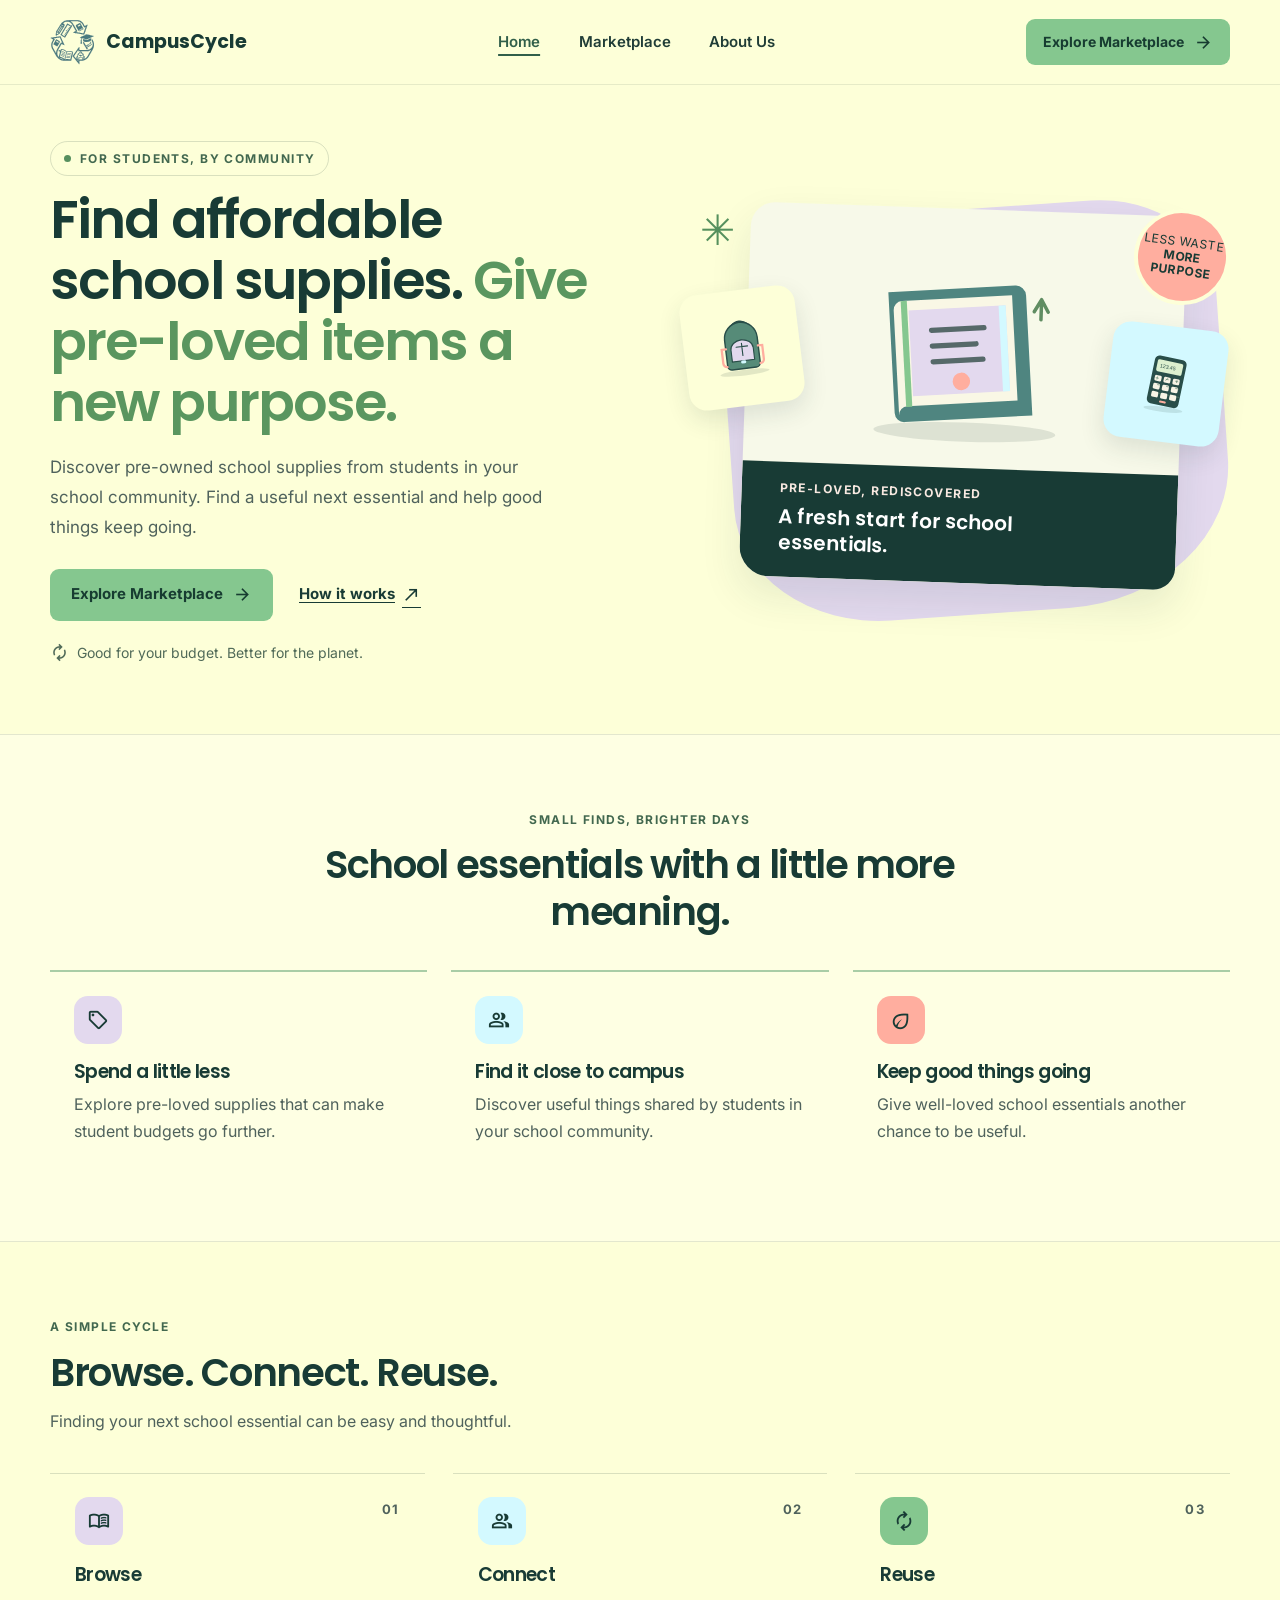
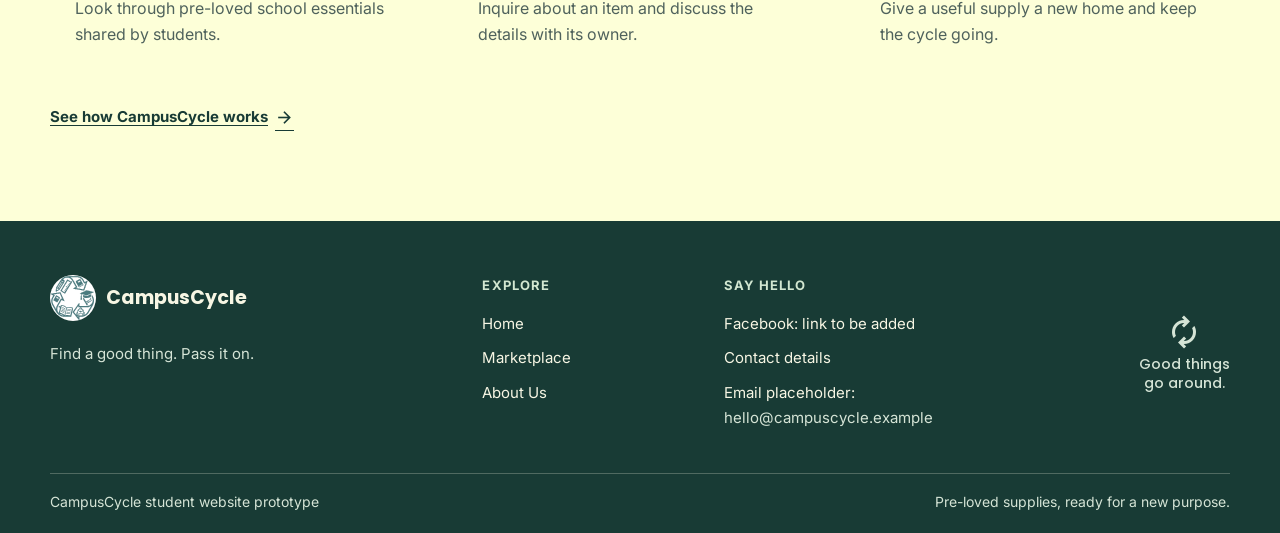
<file: index.html>
<!doctype html>
<html lang="en">
<head>
  <meta charset="utf-8">
  <meta name="viewport" content="width=device-width, initial-scale=1">
  <!-- Page metadata, title, web fonts, and the stylesheet shared by all pages. -->
  <meta name="description" content="Discover pre-loved school supplies within your student community with CampusCycle.">
  <title>CampusCycle | Find a new purpose for school supplies</title>
  <link rel="preconnect" href="https://fonts.googleapis.com">
  <link rel="preconnect" href="https://fonts.gstatic.com" crossorigin>
  <link href="https://fonts.googleapis.com/css2?family=Inter:wght@400;500;600;700&family=Poppins:wght@500;600;700&family=Material+Symbols+Outlined:opsz,wght,FILL,GRAD@20..48,400,0,0" rel="stylesheet">
  <link rel="stylesheet" href="css/styles.css">
</head>
<body>
  <a class="skip-link" href="#main-content">Skip to content</a>
  <!-- Shared branding and navigation. The current page is marked for accessibility. -->
  <header class="site-header">
    <div class="container header-inner">
      <a class="brand" href="index.html" aria-label="CampusCycle home">
        <img class="brand-mark" src="Logo.svg" alt="">
        <span>CampusCycle</span>
      </a>
      <nav class="site-nav" aria-label="Main navigation">
        <a href="index.html" aria-current="page">Home</a>
        <a href="services.html">Marketplace</a>
        <a href="about.html">About Us</a>
      </nav>
      <a class="button button-small header-cta" href="services.html">Explore Marketplace <span class="material-symbols-outlined" aria-hidden="true">arrow_forward</span></a>
    </div>
  </header>

  <!-- Home page content: introduction, benefits, and the three-step cycle. -->
  <main id="main-content">
    <!-- Main introduction with links to the marketplace and About page instructions. -->
    <section class="hero container" aria-labelledby="hero-title">
      <div class="hero-copy">
        <p class="eyebrow"><span class="eyebrow-dot" aria-hidden="true"></span> For students, by community</p>
        <h1 id="hero-title">Find affordable school supplies. <span>Give pre-loved items a new purpose.</span></h1>
        <p class="hero-description">Discover pre-owned school supplies from students in your school community. Find a useful next essential and help good things keep going.</p>
        <div class="hero-actions">
          <a class="button" href="services.html">Explore Marketplace <span class="material-symbols-outlined" aria-hidden="true">arrow_forward</span></a>
          <a class="text-link" href="about.html#how-it-works">How it works <span class="material-symbols-outlined" aria-hidden="true">north_east</span></a>
        </div>
        <p class="hero-note"><span class="material-symbols-outlined" aria-hidden="true">autorenew</span> Good for your budget. Better for the planet.</p>
      </div>

      <div class="hero-art" role="group" aria-label="A collage of illustrated school supplies">
        <div class="hero-art-backdrop" aria-hidden="true"></div>
        <div class="hero-feature-card">
          <img src="assets/images/products/math-textbook.svg" alt="Illustration of a pre-loved mathematics textbook">
          <div class="hero-feature-caption">
            <p class="eyebrow">Pre-loved, rediscovered</p>
            <p class="hero-feature-title">A fresh start for school essentials.</p>
          </div>
        </div>
        <div class="hero-floating-card hero-floating-calculator">
          <img src="assets/images/products/scientific-calculator.svg" alt="Illustration of a scientific calculator">
        </div>
        <div class="hero-floating-card hero-floating-backpack">
          <img src="assets/images/products/student-backpack.svg" alt="Illustration of a student backpack">
        </div>
        <div class="reuse-badge" aria-hidden="true"><span>Less waste</span><strong>More purpose</strong></div>
        <span class="hero-spark" aria-hidden="true">✳</span>
      </div>
    </section>

    <!-- Short reasons students may find the reuse marketplace useful. -->
    <section class="home-benefits section-space" aria-labelledby="benefits-title">
      <div class="container">
        <div class="section-heading section-heading-centered">
          <p class="eyebrow">Small finds, brighter days</p>
          <h2 id="benefits-title">School essentials with a little more meaning.</h2>
        </div>
        <div class="benefit-grid">
          <article class="benefit-card">
            <span class="icon-tile icon-tile-lavender material-symbols-outlined" aria-hidden="true">sell</span>
            <h3>Spend a little less</h3>
            <p>Explore pre-loved supplies that can make student budgets go further.</p>
          </article>
          <article class="benefit-card">
            <span class="icon-tile icon-tile-cyan material-symbols-outlined" aria-hidden="true">group</span>
            <h3>Find it close to campus</h3>
            <p>Discover useful things shared by students in your school community.</p>
          </article>
          <article class="benefit-card">
            <span class="icon-tile icon-tile-coral material-symbols-outlined" aria-hidden="true">eco</span>
            <h3>Keep good things going</h3>
            <p>Give well-loved school essentials another chance to be useful.</p>
          </article>
        </div>
      </div>
    </section>

    <!-- Summary of the Browse, Connect, and Reuse process. -->
    <section class="steps-section section-space" aria-labelledby="steps-title">
      <div class="container">
        <div class="section-heading">
          <p class="eyebrow">A simple cycle</p>
          <h2 id="steps-title">Browse. Connect. Reuse.</h2>
          <p>Finding your next school essential can be easy and thoughtful.</p>
        </div>
        <ol class="steps-grid">
          <li class="step-card">
            <span class="step-number">01</span>
            <span class="icon-tile icon-tile-lavender material-symbols-outlined" aria-hidden="true">menu_book</span>
            <h3>Browse</h3>
            <p>Look through pre-loved school essentials shared by students.</p>
          </li>
          <li class="step-card">
            <span class="step-number">02</span>
            <span class="icon-tile icon-tile-cyan material-symbols-outlined" aria-hidden="true">group</span>
            <h3>Connect</h3>
            <p>Inquire about an item and discuss the details with its owner.</p>
          </li>
          <li class="step-card">
            <span class="step-number">03</span>
            <span class="icon-tile icon-tile-green material-symbols-outlined" aria-hidden="true">autorenew</span>
            <h3>Reuse</h3>
            <p>Give a useful supply a new home and keep the cycle going.</p>
          </li>
        </ol>
        <a class="text-link steps-link" href="about.html#how-it-works">See how CampusCycle works <span class="material-symbols-outlined" aria-hidden="true">arrow_forward</span></a>
      </div>
    </section>
  </main>

  <!-- Shared footer with page links and clearly marked contact placeholders. -->
  <footer class="site-footer">
    <div class="container">
      <div class="footer-main">
        <div class="footer-brand-block">
          <a class="brand brand-inverse" href="index.html" aria-label="CampusCycle home">
            <span class="brand-mark-frame"><img class="brand-mark" src="Logo.svg" alt=""></span>
            <span>CampusCycle</span>
          </a>
          <p>Find a good thing. Pass it on.</p>
        </div>
        <div class="footer-column">
          <h2>Explore</h2>
          <a href="index.html">Home</a>
          <a href="services.html">Marketplace</a>
          <a href="about.html">About Us</a>
        </div>
        <div class="footer-column footer-contact">
          <h2>Say hello</h2>
          <p>Facebook: link to be added</p>
          <a href="about.html#contact">Contact details</a>
          <p>Email placeholder:<br><span>hello@campuscycle.example</span></p>
        </div>
        <div class="footer-cycle" aria-hidden="true">
          <span class="material-symbols-outlined">autorenew</span>
          <p>Good things<br>go around.</p>
        </div>
      </div>
      <div class="footer-bottom"><p>CampusCycle student website prototype</p><p>Pre-loved supplies, ready for a new purpose.</p></div>
    </div>
  </footer>
</body>
</html>
</file>
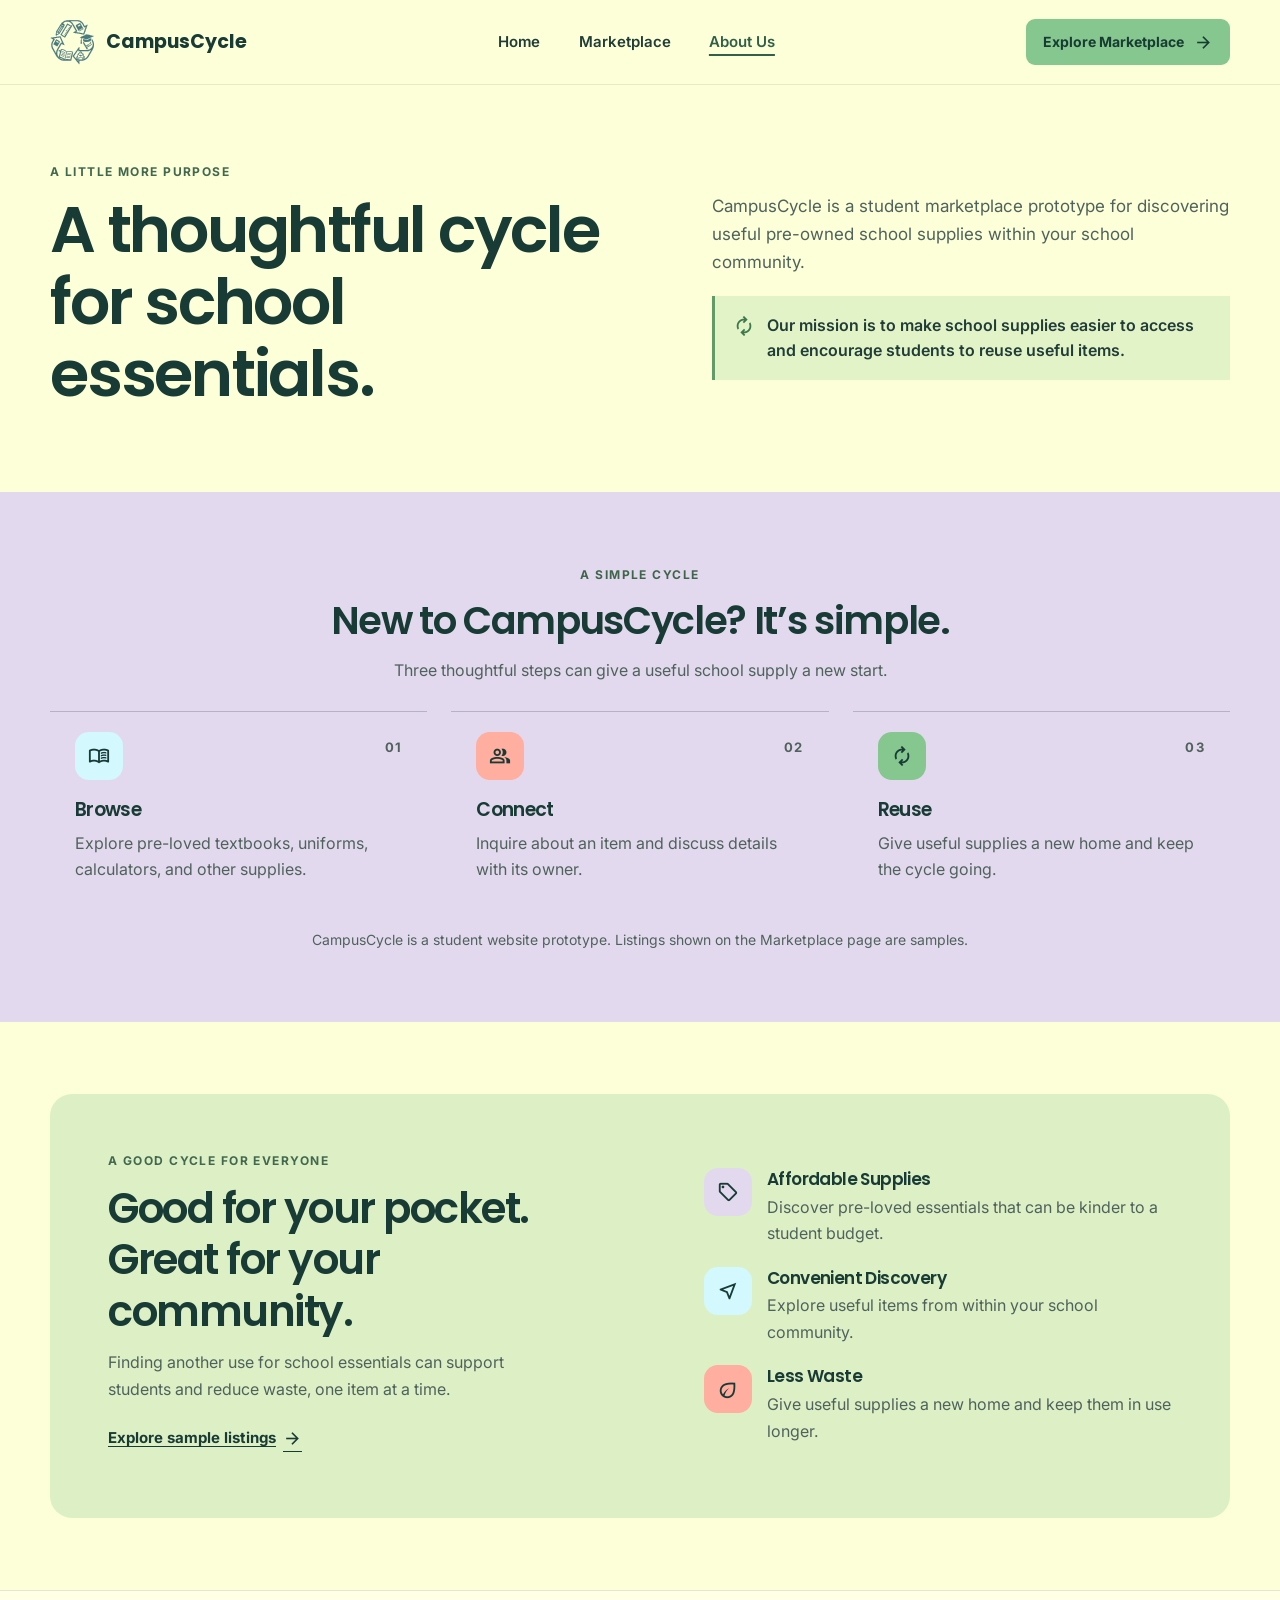
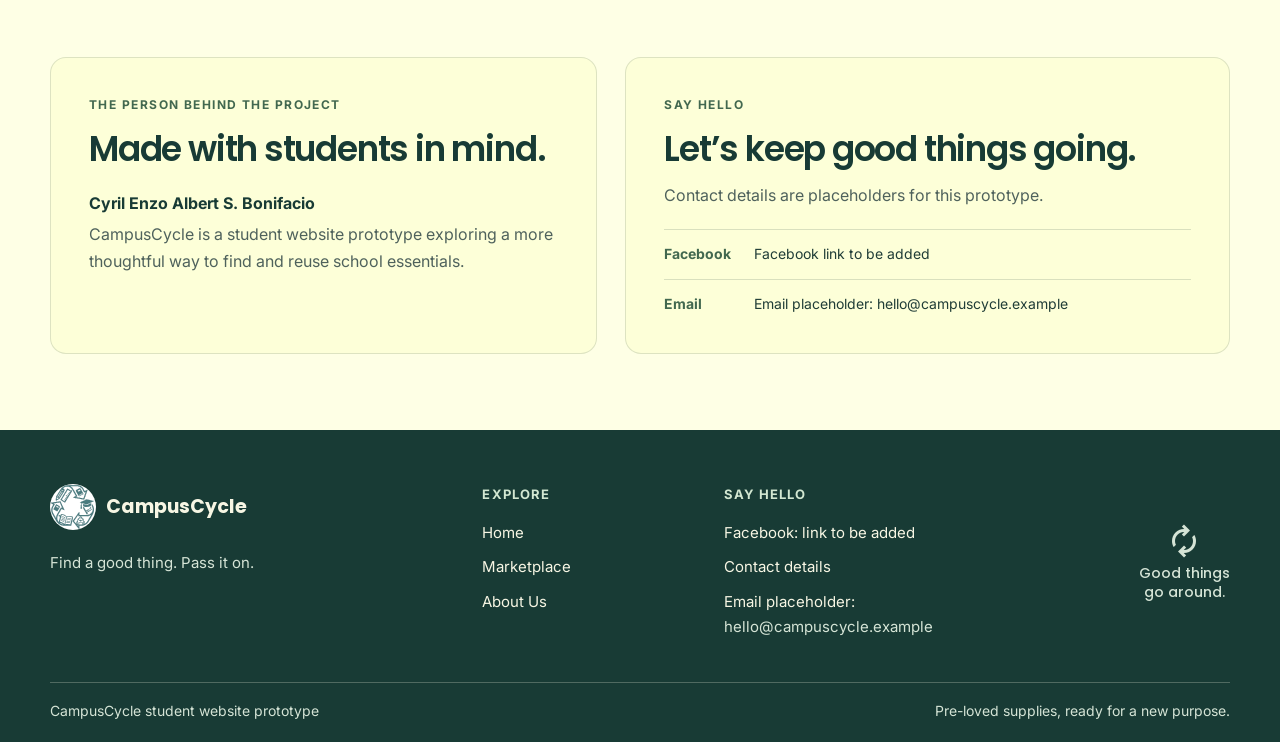
<file: about.html>
<!doctype html>
<html lang="en">
<head>
  <meta charset="utf-8">
  <meta name="viewport" content="width=device-width, initial-scale=1">
  <!-- Page metadata, title, web fonts, and the shared stylesheet. -->
  <meta name="description" content="Learn about CampusCycle's student community, mission, and simple reuse cycle.">
  <title>About Us | CampusCycle</title>
  <link rel="preconnect" href="https://fonts.googleapis.com">
  <link rel="preconnect" href="https://fonts.gstatic.com" crossorigin>
  <link href="https://fonts.googleapis.com/css2?family=Inter:wght@400;500;600;700&family=Poppins:wght@500;600;700&family=Material+Symbols+Outlined:opsz,wght,FILL,GRAD@20..48,400,0,0" rel="stylesheet">
  <link rel="stylesheet" href="css/styles.css">
</head>
<body>
  <a class="skip-link" href="#main-content">Skip to content</a>
  <!-- Shared branding and navigation. -->
  <header class="site-header">
    <div class="container header-inner">
      <a class="brand" href="index.html" aria-label="CampusCycle home">
        <img class="brand-mark" src="Logo.svg" alt="">
        <span>CampusCycle</span>
      </a>
      <nav class="site-nav" aria-label="Main navigation">
        <a href="index.html">Home</a>
        <a href="services.html">Marketplace</a>
        <a href="about.html" aria-current="page">About Us</a>
      </nav>
      <a class="button button-small header-cta" href="services.html">Explore Marketplace <span class="material-symbols-outlined" aria-hidden="true">arrow_forward</span></a>
    </div>
  </header>

  <!-- About page content: mission, how it works, benefits, and contact placeholders. -->
  <main id="main-content">
    <!-- Brief introduction and the CampusCycle mission statement. -->
    <section class="about-intro container" aria-labelledby="page-title">
      <div>
        <p class="eyebrow">A little more purpose</p>
        <h1 id="page-title">A thoughtful cycle for school essentials.</h1>
      </div>
      <div class="about-intro-copy">
        <p>CampusCycle is a student marketplace prototype for discovering useful pre-owned school supplies within your school community.</p>
        <p class="mission-statement"><span class="material-symbols-outlined" aria-hidden="true">autorenew</span> Our mission is to make school supplies easier to access and encourage students to reuse useful items.</p>
      </div>
    </section>

    <!-- The three steps are also the target of the Home page's How it works link. -->
    <section class="how-section" id="how-it-works" aria-labelledby="how-title">
      <div class="container how-inner">
        <div class="section-heading section-heading-centered">
          <p class="eyebrow">A simple cycle</p>
          <h2 id="how-title">New to CampusCycle? It’s simple.</h2>
          <p>Three thoughtful steps can give a useful school supply a new start.</p>
        </div>
        <ol class="steps-grid about-steps">
          <li class="step-card">
            <span class="step-number">01</span>
            <span class="icon-tile icon-tile-cyan material-symbols-outlined" aria-hidden="true">menu_book</span>
            <h3>Browse</h3>
            <p>Explore pre-loved textbooks, uniforms, calculators, and other supplies.</p>
          </li>
          <li class="step-card">
            <span class="step-number">02</span>
            <span class="icon-tile icon-tile-coral material-symbols-outlined" aria-hidden="true">group</span>
            <h3>Connect</h3>
            <p>Inquire about an item and discuss details with its owner.</p>
          </li>
          <li class="step-card">
            <span class="step-number">03</span>
            <span class="icon-tile icon-tile-green material-symbols-outlined" aria-hidden="true">autorenew</span>
            <h3>Reuse</h3>
            <p>Give useful supplies a new home and keep the cycle going.</p>
          </li>
        </ol>
        <p class="prototype-caption">CampusCycle is a student website prototype. Listings shown on the Marketplace page are samples.</p>
      </div>
    </section>

    <!-- Benefits for student budgets, convenience, and reducing waste. -->
    <section class="community-section container section-space" aria-labelledby="community-title">
      <div class="community-panel">
        <div class="community-lead">
          <p class="eyebrow">A good cycle for everyone</p>
          <h2 id="community-title">Good for your pocket. Great for your community.</h2>
          <p>Finding another use for school essentials can support students and reduce waste, one item at a time.</p>
          <a class="text-link" href="services.html">Explore sample listings <span class="material-symbols-outlined" aria-hidden="true">arrow_forward</span></a>
        </div>
        <div class="community-benefits">
          <article class="community-benefit">
            <span class="icon-tile icon-tile-lavender material-symbols-outlined" aria-hidden="true">sell</span>
            <div><h3>Affordable Supplies</h3><p>Discover pre-loved essentials that can be kinder to a student budget.</p></div>
          </article>
          <article class="community-benefit">
            <span class="icon-tile icon-tile-cyan material-symbols-outlined" aria-hidden="true">near_me</span>
            <div><h3>Convenient Discovery</h3><p>Explore useful items from within your school community.</p></div>
          </article>
          <article class="community-benefit">
            <span class="icon-tile icon-tile-coral material-symbols-outlined" aria-hidden="true">eco</span>
            <div><h3>Less Waste</h3><p>Give useful supplies a new home and keep them in use longer.</p></div>
          </article>
        </div>
      </div>
    </section>

    <!-- Team and contact details. Facebook and email are intentionally placeholders. -->
    <section class="team-contact-section" id="contact" aria-labelledby="contact-title">
      <div class="container team-contact-grid">
        <div class="team-card">
          <p class="eyebrow">The person behind the project</p>
          <h2>Made with students in mind.</h2>
          <p class="team-name">Cyril Enzo Albert S. Bonifacio</p>
          <p>CampusCycle is a student website prototype exploring a more thoughtful way to find and reuse school essentials.</p>
        </div>
        <div class="contact-card">
          <p class="eyebrow">Say hello</p>
          <h2 id="contact-title">Let’s keep good things going.</h2>
          <p>Contact details are placeholders for this prototype.</p>
          <dl class="contact-details">
            <div><dt>Facebook</dt><dd>Facebook link to be added</dd></div>
            <div><dt>Email</dt><dd>Email placeholder: hello@campuscycle.example</dd></div>
          </dl>
        </div>
      </div>
    </section>
  </main>

  <!-- Shared footer with navigation and placeholder contact information. -->
  <footer class="site-footer">
    <div class="container">
      <div class="footer-main">
        <div class="footer-brand-block">
          <a class="brand brand-inverse" href="index.html" aria-label="CampusCycle home">
            <span class="brand-mark-frame"><img class="brand-mark" src="Logo.svg" alt=""></span>
            <span>CampusCycle</span>
          </a>
          <p>Find a good thing. Pass it on.</p>
        </div>
        <div class="footer-column">
          <h2>Explore</h2>
          <a href="index.html">Home</a>
          <a href="services.html">Marketplace</a>
          <a href="about.html" aria-current="page">About Us</a>
        </div>
        <div class="footer-column footer-contact">
          <h2>Say hello</h2>
          <p>Facebook: link to be added</p>
          <a href="about.html#contact">Contact details</a>
          <p>Email placeholder:<br><span>hello@campuscycle.example</span></p>
        </div>
        <div class="footer-cycle" aria-hidden="true">
          <span class="material-symbols-outlined">autorenew</span>
          <p>Good things<br>go around.</p>
        </div>
      </div>
      <div class="footer-bottom"><p>CampusCycle student website prototype</p><p>Pre-loved supplies, ready for a new purpose.</p></div>
    </div>
  </footer>
</body>
</html>
</file>
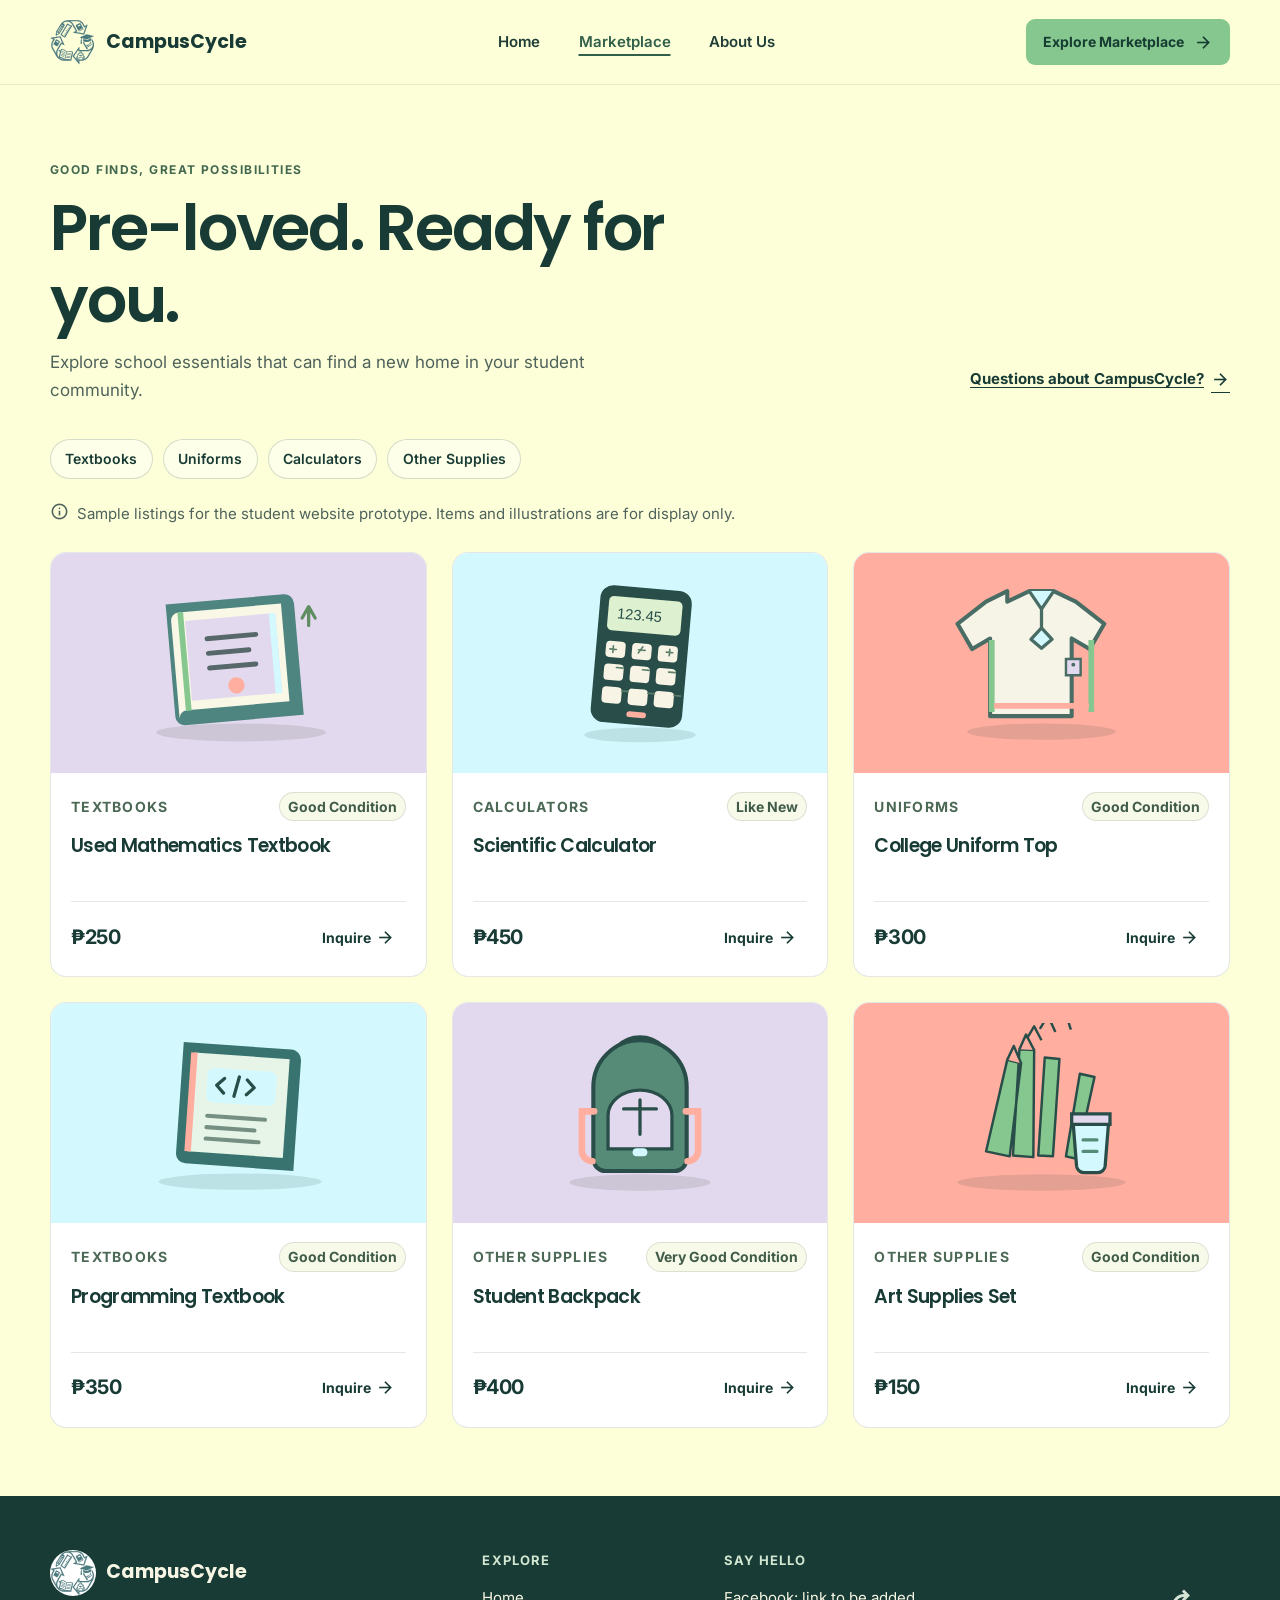
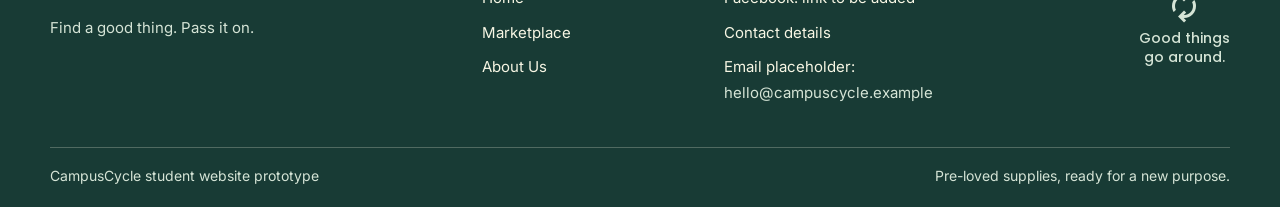
<file: services.html>
<!doctype html>
<html lang="en">
<head>
  <meta charset="utf-8">
  <meta name="viewport" content="width=device-width, initial-scale=1">
  <!-- Page metadata, title, web fonts, and the shared stylesheet. -->
  <meta name="description" content="Browse sample pre-loved school supplies in the CampusCycle student website prototype.">
  <title>Marketplace | CampusCycle</title>
  <link rel="preconnect" href="https://fonts.googleapis.com">
  <link rel="preconnect" href="https://fonts.gstatic.com" crossorigin>
  <link href="https://fonts.googleapis.com/css2?family=Inter:wght@400;500;600;700&family=Poppins:wght@500;600;700&family=Material+Symbols+Outlined:opsz,wght,FILL,GRAD@20..48,400,0,0" rel="stylesheet">
  <link rel="stylesheet" href="css/styles.css">
</head>
<body>
  <a class="skip-link" href="#main-content">Skip to content</a>
  <!-- Shared branding and navigation. -->
  <header class="site-header">
    <div class="container header-inner">
      <a class="brand" href="index.html" aria-label="CampusCycle home">
        <img class="brand-mark" src="Logo.svg" alt="">
        <span>CampusCycle</span>
      </a>
      <nav class="site-nav" aria-label="Main navigation">
        <a href="index.html">Home</a>
        <a href="services.html" aria-current="page">Marketplace</a>
        <a href="about.html">About Us</a>
      </nav>
      <a class="button button-small header-cta" href="services.html">Explore Marketplace <span class="material-symbols-outlined" aria-hidden="true">arrow_forward</span></a>
    </div>
  </header>

  <!-- Marketplace heading and sample listings; this page does not process orders. -->
  <main id="main-content">
    <!-- Page introduction and a link to the About page contact placeholders. -->
    <section class="market-intro container" aria-labelledby="page-title">
      <div>
        <p class="eyebrow">Good finds, great possibilities</p>
        <h1 id="page-title">Pre-loved. Ready for you.</h1>
        <p>Explore school essentials that can find a new home in your student community.</p>
      </div>
      <a class="text-link market-contact-link" href="about.html#contact">Questions about CampusCycle? <span class="material-symbols-outlined" aria-hidden="true">arrow_forward</span></a>
    </section>

    <!-- Category labels are informational examples and do not filter the listings. -->
    <section class="marketplace-section container" aria-label="Sample marketplace listings">
      <ul class="category-list" aria-label="Categories shown in this prototype">
        <li>Textbooks</li>
        <li>Uniforms</li>
        <li>Calculators</li>
        <li>Other Supplies</li>
      </ul>
      <p class="sample-note"><span class="material-symbols-outlined" aria-hidden="true">info</span> Sample listings for the student website prototype. Items and illustrations are for display only.</p>

      <!-- Six illustrative prototype cards with local artwork and inquiry links. -->
      <div class="product-grid">
        <article class="product-card">
          <div class="product-art product-art-lavender"><img src="assets/images/products/math-textbook.svg" alt="Illustration of a mathematics textbook"></div>
          <div class="product-content">
            <div class="product-meta"><span>Textbooks</span><span class="condition">Good Condition</span></div>
            <h2>Used Mathematics Textbook</h2>
            <div class="product-bottom"><p class="product-price">₱250</p><a class="inquire-link" href="about.html#contact">Inquire <span class="material-symbols-outlined" aria-hidden="true">arrow_forward</span></a></div>
          </div>
        </article>

        <article class="product-card">
          <div class="product-art product-art-cyan"><img src="assets/images/products/scientific-calculator.svg" alt="Illustration of a scientific calculator"></div>
          <div class="product-content">
            <div class="product-meta"><span>Calculators</span><span class="condition">Like New</span></div>
            <h2>Scientific Calculator</h2>
            <div class="product-bottom"><p class="product-price">₱450</p><a class="inquire-link" href="about.html#contact">Inquire <span class="material-symbols-outlined" aria-hidden="true">arrow_forward</span></a></div>
          </div>
        </article>

        <article class="product-card">
          <div class="product-art product-art-coral"><img src="assets/images/products/college-uniform-top.svg" alt="Illustration of a college uniform top"></div>
          <div class="product-content">
            <div class="product-meta"><span>Uniforms</span><span class="condition">Good Condition</span></div>
            <h2>College Uniform Top</h2>
            <div class="product-bottom"><p class="product-price">₱300</p><a class="inquire-link" href="about.html#contact">Inquire <span class="material-symbols-outlined" aria-hidden="true">arrow_forward</span></a></div>
          </div>
        </article>

        <article class="product-card">
          <div class="product-art product-art-cyan"><img src="assets/images/products/programming-textbook.svg" alt="Illustration of a programming textbook"></div>
          <div class="product-content">
            <div class="product-meta"><span>Textbooks</span><span class="condition">Good Condition</span></div>
            <h2>Programming Textbook</h2>
            <div class="product-bottom"><p class="product-price">₱350</p><a class="inquire-link" href="about.html#contact">Inquire <span class="material-symbols-outlined" aria-hidden="true">arrow_forward</span></a></div>
          </div>
        </article>

        <article class="product-card">
          <div class="product-art product-art-lavender"><img src="assets/images/products/student-backpack.svg" alt="Illustration of a student backpack"></div>
          <div class="product-content">
            <div class="product-meta"><span>Other Supplies</span><span class="condition">Very Good Condition</span></div>
            <h2>Student Backpack</h2>
            <div class="product-bottom"><p class="product-price">₱400</p><a class="inquire-link" href="about.html#contact">Inquire <span class="material-symbols-outlined" aria-hidden="true">arrow_forward</span></a></div>
          </div>
        </article>

        <article class="product-card">
          <div class="product-art product-art-coral"><img src="assets/images/products/art-supplies-set.svg" alt="Illustration of an art supplies set"></div>
          <div class="product-content">
            <div class="product-meta"><span>Other Supplies</span><span class="condition">Good Condition</span></div>
            <h2>Art Supplies Set</h2>
            <div class="product-bottom"><p class="product-price">₱150</p><a class="inquire-link" href="about.html#contact">Inquire <span class="material-symbols-outlined" aria-hidden="true">arrow_forward</span></a></div>
          </div>
        </article>
      </div>
    </section>
    <div class="market-bottom-space" aria-hidden="true"></div>
  </main>

  <!-- Shared footer with navigation and placeholder contact information. -->
  <footer class="site-footer">
    <div class="container">
      <div class="footer-main">
        <div class="footer-brand-block">
          <a class="brand brand-inverse" href="index.html" aria-label="CampusCycle home">
            <span class="brand-mark-frame"><img class="brand-mark" src="Logo.svg" alt=""></span>
            <span>CampusCycle</span>
          </a>
          <p>Find a good thing. Pass it on.</p>
        </div>
        <div class="footer-column">
          <h2>Explore</h2>
          <a href="index.html">Home</a>
          <a href="services.html" aria-current="page">Marketplace</a>
          <a href="about.html">About Us</a>
        </div>
        <div class="footer-column footer-contact">
          <h2>Say hello</h2>
          <p>Facebook: link to be added</p>
          <a href="about.html#contact">Contact details</a>
          <p>Email placeholder:<br><span>hello@campuscycle.example</span></p>
        </div>
        <div class="footer-cycle" aria-hidden="true">
          <span class="material-symbols-outlined">autorenew</span>
          <p>Good things<br>go around.</p>
        </div>
      </div>
      <div class="footer-bottom"><p>CampusCycle student website prototype</p><p>Pre-loved supplies, ready for a new purpose.</p></div>
    </div>
  </footer>
</body>
</html>
</file>
<file: css/styles.css>
/* Brand palette, typography, and reusable color values. */
:root {
  color-scheme: light;
  --cream: #FDFFD8;
  --lavender: #E3D9EE;
  --cyan: #D3F9FF;
  --coral: #FFAE9F;
  --green: #85C78F;
  --ink: #203D37;
  --forest: #183B35;
  --muted: #4F625C;
  --white: #FFFFFF;
  --border: rgba(32, 61, 55, 0.16);
  --heading-font: "Poppins", "Avenir Next", sans-serif;
  --body-font: "Inter", "Avenir Next", sans-serif;
}

/* Base document defaults and accessible link/focus styles. */
* {
  box-sizing: border-box;
}

html {
  min-width: 320px;
  background: var(--cream);
}

body {
  margin: 0;
  color: var(--ink);
  background: var(--cream);
  font-family: var(--body-font);
  font-size: 16px;
  line-height: 1.65;
}

img {
  display: block;
  max-width: 100%;
}

a {
  color: inherit;
  text-underline-offset: 0.2em;
}

a:hover {
  color: #315F4A;
}

a:focus-visible {
  outline: 3px solid #315F4A;
  outline-offset: 4px;
  border-radius: 4px;
}

.site-footer a:focus-visible {
  outline-color: #F7F6E4;
}

button,
a {
  -webkit-tap-highlight-color: transparent;
}

/* Shared centered page width and icon font setup. */
.container {
  width: min(calc(100% - 48px), 1180px);
  margin-inline: auto;
}

.material-symbols-outlined {
  display: inline-block;
  font-family: "Material Symbols Outlined";
  font-weight: normal;
  font-style: normal;
  font-size: 22px;
  line-height: 1;
  letter-spacing: normal;
  text-transform: none;
  white-space: nowrap;
  word-wrap: normal;
  direction: ltr;
  font-feature-settings: "liga";
  -webkit-font-feature-settings: "liga";
  -webkit-font-smoothing: antialiased;
  font-variation-settings: "FILL" 0, "wght" 400, "GRAD" 0, "opsz" 24;
  vertical-align: middle;
}

/* Keyboard-only shortcut, shown when it receives focus. */
.skip-link {
  position: absolute;
  z-index: 10;
  top: 12px;
  left: 12px;
  padding: 0.7rem 1rem;
  transform: translateY(-180%);
  color: var(--ink);
  background: var(--green);
  font-weight: 700;
}

.skip-link:focus {
  transform: translateY(0);
}

/* Shared header, logo, navigation, and call-to-action button. */
.site-header {
  position: relative;
  z-index: 2;
  border-bottom: 1px solid rgba(32, 61, 55, 0.1);
  background: var(--cream);
}

.header-inner {
  display: flex;
  min-height: 84px;
  align-items: center;
  gap: 28px;
}

.brand {
  display: inline-flex;
  flex: 0 0 auto;
  align-items: center;
  gap: 10px;
  color: var(--forest);
  font-family: var(--heading-font);
  font-size: 19px;
  font-weight: 700;
  line-height: 1.2;
  text-decoration: none;
}

.brand-mark {
  width: 46px;
  height: 46px;
  object-fit: contain;
}

.brand-mark-frame {
  display: grid;
  width: 46px;
  height: 46px;
  flex: 0 0 auto;
  place-items: center;
  border-radius: 50%;
  background: #FFFFFF;
}

.brand-mark-frame .brand-mark {
  width: 46px;
  height: 46px;
}

.site-nav {
  display: flex;
  flex: 1 1 auto;
  align-items: center;
  justify-content: center;
  gap: clamp(18px, 3vw, 42px);
}

.site-nav a,
.footer-column a {
  font-size: 15px;
  font-weight: 600;
  text-decoration: none;
}

.site-nav a {
  display: flex;
  min-height: 44px;
  align-items: center;
  padding: 0.55rem 0;
}

.site-nav a[aria-current="page"] {
  color: #315F4A;
  text-decoration: underline;
  text-decoration-thickness: 2px;
  text-underline-offset: 7px;
}

.button {
  display: inline-flex;
  min-height: 52px;
  align-items: center;
  justify-content: center;
  gap: 10px;
  padding: 0.8rem 1.25rem;
  border: 1px solid transparent;
  border-radius: 9px;
  color: #173C31;
  background: var(--green);
  font-size: 15px;
  font-weight: 700;
  line-height: 1.25;
  text-align: center;
  text-decoration: none;
  transition: background-color 150ms ease, transform 150ms ease;
}

.button:hover {
  color: #173C31;
  background: #75B980;
  transform: translateY(-1px);
}

.button .material-symbols-outlined,
.text-link .material-symbols-outlined,
.inquire-link .material-symbols-outlined {
  font-size: 19px;
}

.button-small {
  min-height: 46px;
  padding: 0.7rem 1rem;
  font-size: 14px;
}

/* Home page hero: text beside an illustrated school-supplies collage. */
.hero {
  display: grid;
  min-height: 610px;
  grid-template-columns: minmax(0, 1fr) minmax(0, 1fr);
  align-items: center;
  gap: clamp(36px, 6vw, 80px);
  padding-block: 56px 70px;
}

.hero-copy {
  max-width: 570px;
}

.eyebrow {
  margin: 0 0 14px;
  color: #42684F;
  font-size: 12px;
  font-weight: 700;
  letter-spacing: 0.12em;
  line-height: 1.45;
  text-transform: uppercase;
}

.hero-copy .eyebrow {
  display: inline-flex;
  align-items: center;
  gap: 9px;
  padding: 8px 13px;
  border: 1px solid rgba(32, 61, 55, 0.16);
  border-radius: 999px;
  font-size: 12px;
}

.eyebrow-dot {
  width: 7px;
  height: 7px;
  border-radius: 50%;
  background: #568F5E;
}

h1,
h2,
h3,
p {
  margin-top: 0;
}

h1,
h2,
h3 {
  color: var(--forest);
  font-family: var(--heading-font);
  font-weight: 600;
  letter-spacing: -0.035em;
}

.hero h1 {
  max-width: 620px;
  margin-bottom: 20px;
  font-size: clamp(2.45rem, 4.2vw, 4rem);
  line-height: 1.13;
}

.hero h1 span {
  color: #5A965F;
}

.hero-description {
  max-width: 500px;
  margin-bottom: 26px;
  color: var(--muted);
  font-size: 17px;
  line-height: 1.75;
}

.hero-actions {
  display: flex;
  flex-wrap: wrap;
  align-items: center;
  gap: 18px 26px;
}

.text-link {
  display: inline-flex;
  min-height: 44px;
  align-items: center;
  gap: 7px;
  color: var(--forest);
  font-size: 15px;
  font-weight: 700;
  text-decoration-thickness: 1px;
}

.hero-note {
  display: flex;
  align-items: center;
  gap: 8px;
  margin: 20px 0 0;
  color: #506A58;
  font-size: 14px;
}

.hero-note .material-symbols-outlined {
  font-size: 19px;
}

.hero-art {
  position: relative;
  min-width: 0;
  min-height: 450px;
  isolation: isolate;
}

.hero-art-backdrop {
  position: absolute;
  z-index: -1;
  inset: 7% 1% 3% 9%;
  border-radius: 36% 24% 34% 30%;
  background: var(--lavender);
  transform: rotate(-4deg);
}

.hero-feature-card {
  position: absolute;
  inset: 7% 9% 10% 12%;
  display: flex;
  flex-direction: column;
  justify-content: space-between;
  overflow: hidden;
  padding: clamp(22px, 3vw, 38px);
  border-radius: 24px 30px 22px 30px;
  background: #F7F9E9;
  box-shadow: 0 18px 40px rgba(32, 61, 55, 0.1);
  transform: rotate(2deg);
}

.hero-feature-card > img {
  width: min(78%, 290px);
  height: 245px;
  align-self: center;
  object-fit: contain;
}

.hero-feature-caption .eyebrow {
  margin-bottom: 6px;
  color: #F8E9E1;
  font-size: 12px;
}

.hero-feature-caption {
  margin: 0 -38px -38px;
  padding: 17px 38px 22px;
  color: var(--white);
  background: var(--forest);
}

.hero-feature-title {
  max-width: 290px;
  margin: 0;
  color: var(--white);
  font-family: var(--heading-font);
  font-size: 20px;
  font-weight: 600;
  line-height: 1.3;
}

.hero-floating-card {
  position: absolute;
  z-index: 1;
  display: grid;
  width: 116px;
  height: 116px;
  place-items: center;
  padding: 12px;
  border-radius: 18px;
  background: var(--cyan);
  box-shadow: 0 10px 24px rgba(32, 61, 55, 0.12);
}

.hero-floating-card img {
  width: 100%;
  height: 100%;
  object-fit: contain;
}

.hero-floating-calculator {
  top: 33%;
  right: 1%;
  transform: rotate(7deg);
}

.hero-floating-backpack {
  top: 25%;
  left: 1%;
  bottom: auto;
  background: var(--cream);
  transform: rotate(-7deg);
}

.reuse-badge {
  position: absolute;
  z-index: 2;
  top: 7%;
  right: 0;
  display: flex;
  width: 96px;
  height: 96px;
  flex-direction: column;
  align-items: center;
  justify-content: center;
  border: 4px solid var(--cream);
  border-radius: 50%;
  color: var(--forest);
  background: var(--coral);
  font-size: 12px;
  letter-spacing: 0.04em;
  line-height: 1.2;
  text-align: center;
  text-transform: uppercase;
  transform: rotate(8deg);
}

.reuse-badge strong {
  max-width: 70px;
  font-size: 12px;
}

.hero-spark {
  position: absolute;
  top: 4%;
  left: 4%;
  color: #55905D;
  font-size: 42px;
}

/* Home page benefit cards and the Browse / Connect / Reuse steps. */
.section-space {
  padding-block: 76px;
}

.home-benefits {
  border-top: 1px solid rgba(32, 61, 55, 0.12);
  border-bottom: 1px solid rgba(32, 61, 55, 0.12);
  background: rgba(255, 255, 255, 0.27);
}

.section-heading {
  max-width: 670px;
  margin-bottom: 34px;
}

.section-heading-centered {
  margin-right: auto;
  margin-left: auto;
  text-align: center;
}

.section-heading h2,
.community-lead h2,
.team-card h2,
.contact-card h2 {
  margin-bottom: 12px;
  font-size: clamp(1.8rem, 3vw, 2.55rem);
  line-height: 1.22;
}

.section-heading > p:last-child {
  margin-bottom: 0;
  color: var(--muted);
}

.benefit-grid {
  display: grid;
  grid-template-columns: repeat(3, minmax(0, 1fr));
  gap: 24px;
}

.benefit-card {
  padding: 24px 24px 21px;
  border-top: 2px solid #A9CDA6;
}

.benefit-card h3,
.step-card h3,
.community-benefit h3 {
  margin: 15px 0 7px;
  font-size: 19px;
  line-height: 1.35;
}

.benefit-card p,
.step-card p,
.community-benefit p {
  margin: 0;
  color: var(--muted);
  font-size: 16px;
  line-height: 1.65;
}

.icon-tile {
  display: inline-grid;
  width: 48px;
  height: 48px;
  place-items: center;
  border-radius: 14px;
  color: var(--forest);
}

.icon-tile-lavender {
  background: var(--lavender);
}

.icon-tile-cyan {
  background: var(--cyan);
}

.icon-tile-coral {
  background: var(--coral);
}

.icon-tile-green {
  background: var(--green);
}

.steps-section {
  padding-bottom: 82px;
}

.steps-section .section-heading {
  margin-bottom: 38px;
}

.steps-grid {
  display: grid;
  grid-template-columns: repeat(3, minmax(0, 1fr));
  gap: 28px;
  margin: 0;
  padding: 0;
  list-style: none;
}

.step-card {
  position: relative;
  min-width: 0;
  padding: 23px 25px 26px;
  border-top: 1px solid var(--border);
}

.step-number {
  position: absolute;
  top: 25px;
  right: 25px;
  color: var(--muted);
  font-size: 13px;
  font-weight: 700;
  letter-spacing: 0.1em;
}

.step-card h3 {
  margin-top: 17px;
}

.steps-link {
  margin-top: 22px;
}

/* Shared dark footer used on all three pages. */
.site-footer {
  padding: 54px 0 20px;
  color: #F7F6E4;
  background: var(--forest);
}

.site-footer a {
  color: #F7F6E4;
}

.site-footer a:hover {
  color: var(--green);
}

.brand-inverse {
  color: #FFFFFF;
}

.brand-inverse .brand-mark-frame,
.brand-inverse .brand-mark-frame .brand-mark {
  width: 46px;
  height: 46px;
}

.footer-main {
  display: grid;
  grid-template-columns: 1.35fr 0.7fr 1fr 0.6fr;
  gap: 36px;
  padding-bottom: 42px;
}

.footer-brand-block > p {
  margin: 13px 0 0;
  color: #D5E4D6;
  font-size: 15px;
}

.footer-column {
  display: flex;
  flex-direction: column;
  align-items: flex-start;
  gap: 9px;
}

.footer-column h2 {
  margin: 0 0 5px;
  color: #D2E7D1;
  font-family: var(--body-font);
  font-size: 13px;
  font-weight: 700;
  letter-spacing: 0.08em;
  text-transform: uppercase;
}

.footer-column a,
.footer-column p {
  margin: 0;
  color: #F7F6E4;
  font-size: 15px;
  font-weight: 400;
  line-height: 1.7;
}

.footer-column p span {
  color: #D5E4D6;
  overflow-wrap: anywhere;
}

.footer-cycle {
  align-self: center;
  justify-self: end;
  color: #D5E4D6;
  text-align: center;
}

.footer-cycle .material-symbols-outlined {
  font-size: 36px;
}

.footer-cycle p {
  margin: 5px 0 0;
  font-family: var(--heading-font);
  font-size: 14px;
  font-weight: 500;
  line-height: 1.35;
}

.footer-bottom {
  display: flex;
  justify-content: space-between;
  gap: 20px;
  padding-top: 16px;
  border-top: 1px solid rgba(247, 246, 228, 0.25);
  color: #D5E4D6;
  font-size: 14px;
}

.footer-bottom p {
  margin: 0;
}

/* Marketplace intro, category labels, and sample listing cards. */
.market-intro {
  display: flex;
  align-items: end;
  justify-content: space-between;
  gap: 36px;
  padding-block: 76px 35px;
}

.market-intro h1,
.about-intro h1 {
  max-width: 690px;
  margin-bottom: 12px;
  font-size: clamp(2.5rem, 5vw, 4rem);
  line-height: 1.12;
}

.market-intro > div > p:last-child {
  max-width: 590px;
  margin: 0;
  color: var(--muted);
  font-size: 17px;
}

.market-contact-link {
  flex: 0 0 auto;
  margin-bottom: 2px;
}

.marketplace-section {
  padding-bottom: 60px;
}

.category-list {
  display: flex;
  flex-wrap: wrap;
  gap: 10px;
  margin: 0 0 23px;
  padding: 0;
  list-style: none;
}

.category-list li {
  display: inline-flex;
  min-height: 40px;
  align-items: center;
  padding: 0.45rem 0.9rem;
  border: 1px solid rgba(32, 61, 55, 0.18);
  border-radius: 999px;
  color: var(--forest);
  background: rgba(255, 255, 255, 0.42);
  font-size: 14px;
  font-weight: 600;
}

.sample-note {
  display: flex;
  align-items: flex-start;
  gap: 8px;
  margin: 0 0 25px;
  color: var(--muted);
  font-size: 15px;
}

.sample-note .material-symbols-outlined {
  flex: 0 0 auto;
  font-size: 19px;
}

.product-grid {
  display: grid;
  grid-template-columns: repeat(3, minmax(0, 1fr));
  gap: 25px;
}

.product-card {
  min-width: 0;
  overflow: hidden;
  border: 1px solid rgba(32, 61, 55, 0.12);
  border-radius: 16px;
  background: var(--white);
}

.product-art {
  display: grid;
  min-height: 220px;
  place-items: center;
  padding: 18px 30px;
}

.product-art img {
  width: min(100%, 290px);
  height: 180px;
  object-fit: contain;
}

.product-art-lavender {
  background: var(--lavender);
}

.product-art-cyan {
  background: var(--cyan);
}

.product-art-coral {
  background: var(--coral);
}

.product-content {
  padding: 19px 20px 17px;
}

.product-meta {
  display: flex;
  flex-wrap: wrap;
  align-items: center;
  justify-content: space-between;
  gap: 8px;
  margin-bottom: 12px;
  color: #4B6955;
  font-size: 14px;
  font-weight: 700;
  letter-spacing: 0.09em;
  line-height: 1.4;
  text-transform: uppercase;
}

.condition {
  padding: 4px 8px;
  border: 1px solid rgba(32, 61, 55, 0.13);
  border-radius: 999px;
  color: #405C49;
  background: #F7F9E9;
  font-size: 14px;
  letter-spacing: 0;
  text-transform: none;
}

.product-card h2 {
  min-height: 54px;
  margin: 0 0 14px;
  font-size: 19px;
  line-height: 1.4;
  overflow-wrap: anywhere;
}

.product-bottom {
  display: flex;
  align-items: center;
  justify-content: space-between;
  gap: 12px;
  padding-top: 13px;
  border-top: 1px solid rgba(32, 61, 55, 0.12);
}

.product-price {
  margin: 0;
  color: var(--forest);
  font-size: 20px;
  font-weight: 700;
  letter-spacing: -0.02em;
}

.inquire-link {
  display: inline-flex;
  min-height: 44px;
  align-items: center;
  justify-content: center;
  gap: 5px;
  padding: 0.5rem 0.65rem;
  border-radius: 7px;
  color: var(--forest);
  font-size: 14px;
  font-weight: 700;
  text-decoration: none;
}

.inquire-link:hover {
  color: #173C31;
  background: var(--green);
}

.market-bottom-space {
  height: 8px;
}

/* About page intro and mission statement. */
.about-intro {
  display: grid;
  grid-template-columns: 1.05fr 0.95fr;
  align-items: center;
  gap: clamp(40px, 7vw, 95px);
  padding-block: 78px 83px;
}

.about-intro h1 {
  margin-bottom: 0;
}

.about-intro-copy > p:first-child {
  margin-bottom: 20px;
  color: var(--muted);
  font-size: 17px;
}

.mission-statement {
  display: flex;
  align-items: flex-start;
  gap: 12px;
  margin: 0;
  padding: 17px 18px;
  border-left: 3px solid #619B68;
  background: rgba(133, 199, 143, 0.22);
  font-weight: 600;
  line-height: 1.55;
}

.mission-statement .material-symbols-outlined {
  flex: 0 0 auto;
  margin-top: 2px;
  color: #3F794B;
}

/* About page process, community benefits, and team/contact panels. */
.how-section {
  padding-block: 74px 70px;
  background: var(--lavender);
}

.how-inner > .section-heading {
  max-width: 730px;
  margin-bottom: 28px;
}

.how-inner .eyebrow {
  color: #3F654A;
}

.about-steps {
  gap: 24px;
}

.about-steps .step-card {
  padding-top: 20px;
  border-color: rgba(32, 61, 55, 0.24);
}

.prototype-caption {
  margin: 20px 0 0;
  color: #4F625C;
  font-size: 14px;
  text-align: center;
}

.community-section {
  padding-block: 72px;
}

.community-panel {
  display: grid;
  grid-template-columns: 1fr 0.9fr;
  gap: clamp(32px, 6vw, 76px);
  padding: clamp(26px, 5vw, 58px);
  border-radius: 22px;
  background: rgba(133, 199, 143, 0.27);
}

.community-lead {
  align-self: center;
}

.community-lead h2 {
  max-width: 490px;
  font-size: clamp(1.9rem, 3.3vw, 2.7rem);
}

.community-lead > p:not(.eyebrow) {
  max-width: 460px;
  margin-bottom: 14px;
  color: var(--muted);
}

.community-benefits {
  display: flex;
  flex-direction: column;
  justify-content: center;
  gap: 20px;
}

.community-benefit {
  display: grid;
  grid-template-columns: 48px minmax(0, 1fr);
  align-items: start;
  gap: 15px;
}

.community-benefit h3 {
  margin: 0 0 3px;
  font-size: 17px;
}

.community-benefit p {
  font-size: 16px;
}

.team-contact-section {
  padding-block: 66px 76px;
  border-top: 1px solid rgba(32, 61, 55, 0.12);
  background: rgba(255, 255, 255, 0.32);
}

.team-contact-grid {
  display: grid;
  grid-template-columns: 0.95fr 1.05fr;
  gap: 28px;
}

.team-card,
.contact-card {
  min-width: 0;
  padding: clamp(22px, 4vw, 38px);
  border: 1px solid rgba(32, 61, 55, 0.14);
  border-radius: 16px;
  background: var(--cream);
}

.team-card h2,
.contact-card h2 {
  font-size: clamp(1.7rem, 2.7vw, 2.2rem);
}

.team-name {
  margin: 20px 0 5px;
  color: var(--forest);
  font-weight: 700;
}

.team-card > p:last-child,
.contact-card > p:not(.eyebrow) {
  margin-bottom: 0;
  color: var(--muted);
}

.contact-details {
  display: grid;
  gap: 14px;
  margin: 21px 0 0;
}

.contact-details div {
  display: grid;
  grid-template-columns: 80px minmax(0, 1fr);
  gap: 10px;
  padding-top: 12px;
  border-top: 1px solid rgba(32, 61, 55, 0.16);
}

.contact-details dt {
  color: #42684F;
  font-size: 14px;
  font-weight: 700;
}

.contact-details dd {
  min-width: 0;
  margin: 0;
  color: var(--ink);
  font-size: 14px;
  overflow-wrap: anywhere;
}

/* Tablet layout: reduce spacing and switch product cards to two columns. */
@media (max-width: 960px) {
  .header-inner {
    gap: 17px;
  }

  .brand {
    font-size: 17px;
  }

  .brand-mark {
    width: 41px;
    height: 41px;
  }

  .site-nav {
    gap: 18px;
  }

  .header-cta {
    padding-inline: 12px;
  }

  .hero {
    min-height: 550px;
    gap: 34px;
  }

  .hero-art {
    min-height: 405px;
  }

  .hero-feature-card {
    inset: 9% 8% 11% 10%;
    padding: 22px;
  }

  .hero-feature-caption {
    margin: 0 -22px -22px;
    padding: 15px 22px 19px;
  }

  .hero-floating-card {
    width: 96px;
    height: 96px;
  }

  .reuse-badge {
    width: 82px;
    height: 82px;
  }

  .product-grid {
    grid-template-columns: repeat(2, minmax(0, 1fr));
  }

  .product-card h2 {
    min-height: 0;
  }

  .footer-main {
    grid-template-columns: 1.2fr 0.7fr 1fr;
  }

  .footer-cycle {
    display: none;
  }
}

/* Mobile layout: stack page sections and navigation; use one product column. */
@media (max-width: 720px) {
  .container {
    width: min(calc(100% - 36px), 560px);
  }

  .header-inner {
    min-height: 0;
    flex-wrap: wrap;
    gap: 8px 14px;
    padding-block: 13px 10px;
  }

  .brand {
    gap: 8px;
  }

  .header-cta {
    min-height: 44px;
    margin-left: auto;
    font-size: 13px;
  }

  .site-nav {
    order: 3;
    flex: 1 0 100%;
    justify-content: space-between;
    gap: 12px;
    padding-top: 4px;
  }

  .site-nav a {
    min-height: 44px;
    padding: 0.45rem 0;
    font-size: 14px;
  }

  .hero {
    min-height: 0;
    grid-template-columns: minmax(0, 1fr);
    gap: 32px;
    padding-block: 51px 54px;
  }

  .hero h1 {
    max-width: 590px;
    font-size: clamp(2.35rem, 8.2vw, 3.55rem);
  }

  .hero-description {
    font-size: 16px;
  }

  .hero-art {
    width: min(100%, 500px);
    min-height: min(104vw, 440px);
    margin-inline: auto;
  }

  .hero-feature-card {
    inset: 8% 10% 9% 12%;
  }

  .hero-feature-card > img {
    height: 52%;
  }

  .hero-floating-card {
    width: clamp(76px, 22vw, 100px);
    height: clamp(76px, 22vw, 100px);
    padding: 8px;
  }

  .reuse-badge {
    top: 4%;
    right: 1%;
    width: 76px;
    height: 76px;
  }

  .hero-floating-calculator {
    top: 28%;
  }

  .section-space {
    padding-block: 58px;
  }

  .benefit-grid,
  .steps-grid {
    grid-template-columns: minmax(0, 1fr);
    gap: 8px;
  }

  .benefit-card,
  .step-card {
    padding: 20px 12px 21px;
  }

  .benefit-card h3,
  .step-card h3 {
    margin-top: 12px;
  }

  .steps-link {
    margin-top: 18px;
  }

  .footer-main {
    grid-template-columns: repeat(2, minmax(0, 1fr));
    gap: 30px 24px;
  }

  .footer-bottom {
    flex-direction: column;
    gap: 5px;
  }

  .market-intro {
    display: block;
    padding-block: 55px 26px;
  }

  .market-intro h1,
  .about-intro h1 {
    font-size: clamp(2.4rem, 9vw, 3.45rem);
  }

  .market-contact-link {
    margin-top: 17px;
  }

  .product-grid {
    gap: 17px;
  }

  .product-art {
    min-height: 190px;
    padding: 16px 22px;
  }

  .product-art img {
    height: 155px;
  }

  .about-intro {
    grid-template-columns: minmax(0, 1fr);
    gap: 24px;
    padding-block: 56px 60px;
  }

  .how-section {
    padding-block: 58px 52px;
  }

  .how-inner .section-heading {
    margin-bottom: 20px;
  }

  .about-steps .step-card {
    padding-inline: 12px;
  }

  .prototype-caption {
    text-align: left;
  }

  .community-section {
    padding-block: 56px;
  }

  .community-panel {
    grid-template-columns: minmax(0, 1fr);
    gap: 32px;
    padding: 25px 20px;
    border-radius: 16px;
  }

  .community-benefits {
    gap: 18px;
  }

  .team-contact-section {
    padding-block: 52px;
  }

  .team-contact-grid {
    grid-template-columns: minmax(0, 1fr);
    gap: 17px;
  }
}

/* Small phones: tighten spacing and keep buttons and cards within the viewport. */
@media (max-width: 500px) {
  .container {
    width: min(calc(100% - 32px), 440px);
  }

  .brand {
    font-size: 16px;
  }

  .brand-mark {
    width: 36px;
    height: 36px;
  }

  .header-cta {
    min-height: 44px;
    gap: 5px;
    padding: 0.55rem 0.7rem;
    font-size: 14px;
  }

  .header-cta .material-symbols-outlined {
    font-size: 17px;
  }

  .site-nav a {
    font-size: 14px;
  }

  .hero {
    padding-top: 42px;
  }

  .hero h1 {
    font-size: clamp(2.15rem, 10.2vw, 2.75rem);
  }

  .hero-actions {
    align-items: stretch;
    gap: 12px;
  }

  .hero-actions .button {
    flex: 1 1 100%;
  }

  .hero-actions .text-link {
    padding-left: 2px;
  }

  .hero-art {
    min-height: 96vw;
  }

  .hero-feature-card {
    inset: 10% 8% 10% 10%;
    padding: 16px;
    border-radius: 18px;
  }

  .hero-feature-card > img {
    height: 50%;
  }

  .hero-feature-caption {
    margin: 0 -16px -16px;
    padding: 12px 16px 15px;
  }

  .hero-feature-title {
    font-size: 16px;
  }

  .hero-feature-caption .eyebrow {
    font-size: 12px;
  }

  .hero-floating-card {
    border-radius: 14px;
  }

  .reuse-badge {
    width: 88px;
    height: 88px;
    border-width: 3px;
  }

  .hero-floating-calculator {
    top: 34%;
  }

  .hero-spark {
    font-size: 32px;
  }

  .benefit-grid {
    gap: 3px;
  }

  .footer-main {
    grid-template-columns: minmax(0, 1fr);
    gap: 28px;
  }

  .footer-column {
    gap: 7px;
  }

  .product-grid {
    grid-template-columns: minmax(0, 1fr);
    gap: 17px;
  }

  .product-art {
    min-height: 220px;
  }

  .product-art img {
    height: 180px;
  }

  .product-content {
    padding: 18px 18px 15px;
  }

  .product-card h2 {
    margin-bottom: 10px;
  }

  .category-list {
    gap: 8px;
  }

  .category-list li {
    min-height: 38px;
    padding-inline: 0.75rem;
    font-size: 13px;
  }

  .contact-details div {
    grid-template-columns: 66px minmax(0, 1fr);
    gap: 8px;
  }
}

/* Respect a visitor's reduced-motion preference. */
@media (prefers-reduced-motion: reduce) {
  *,
  *::before,
  *::after {
    scroll-behavior: auto !important;
    transition-duration: 0.01ms !important;
  }
}
</file>
